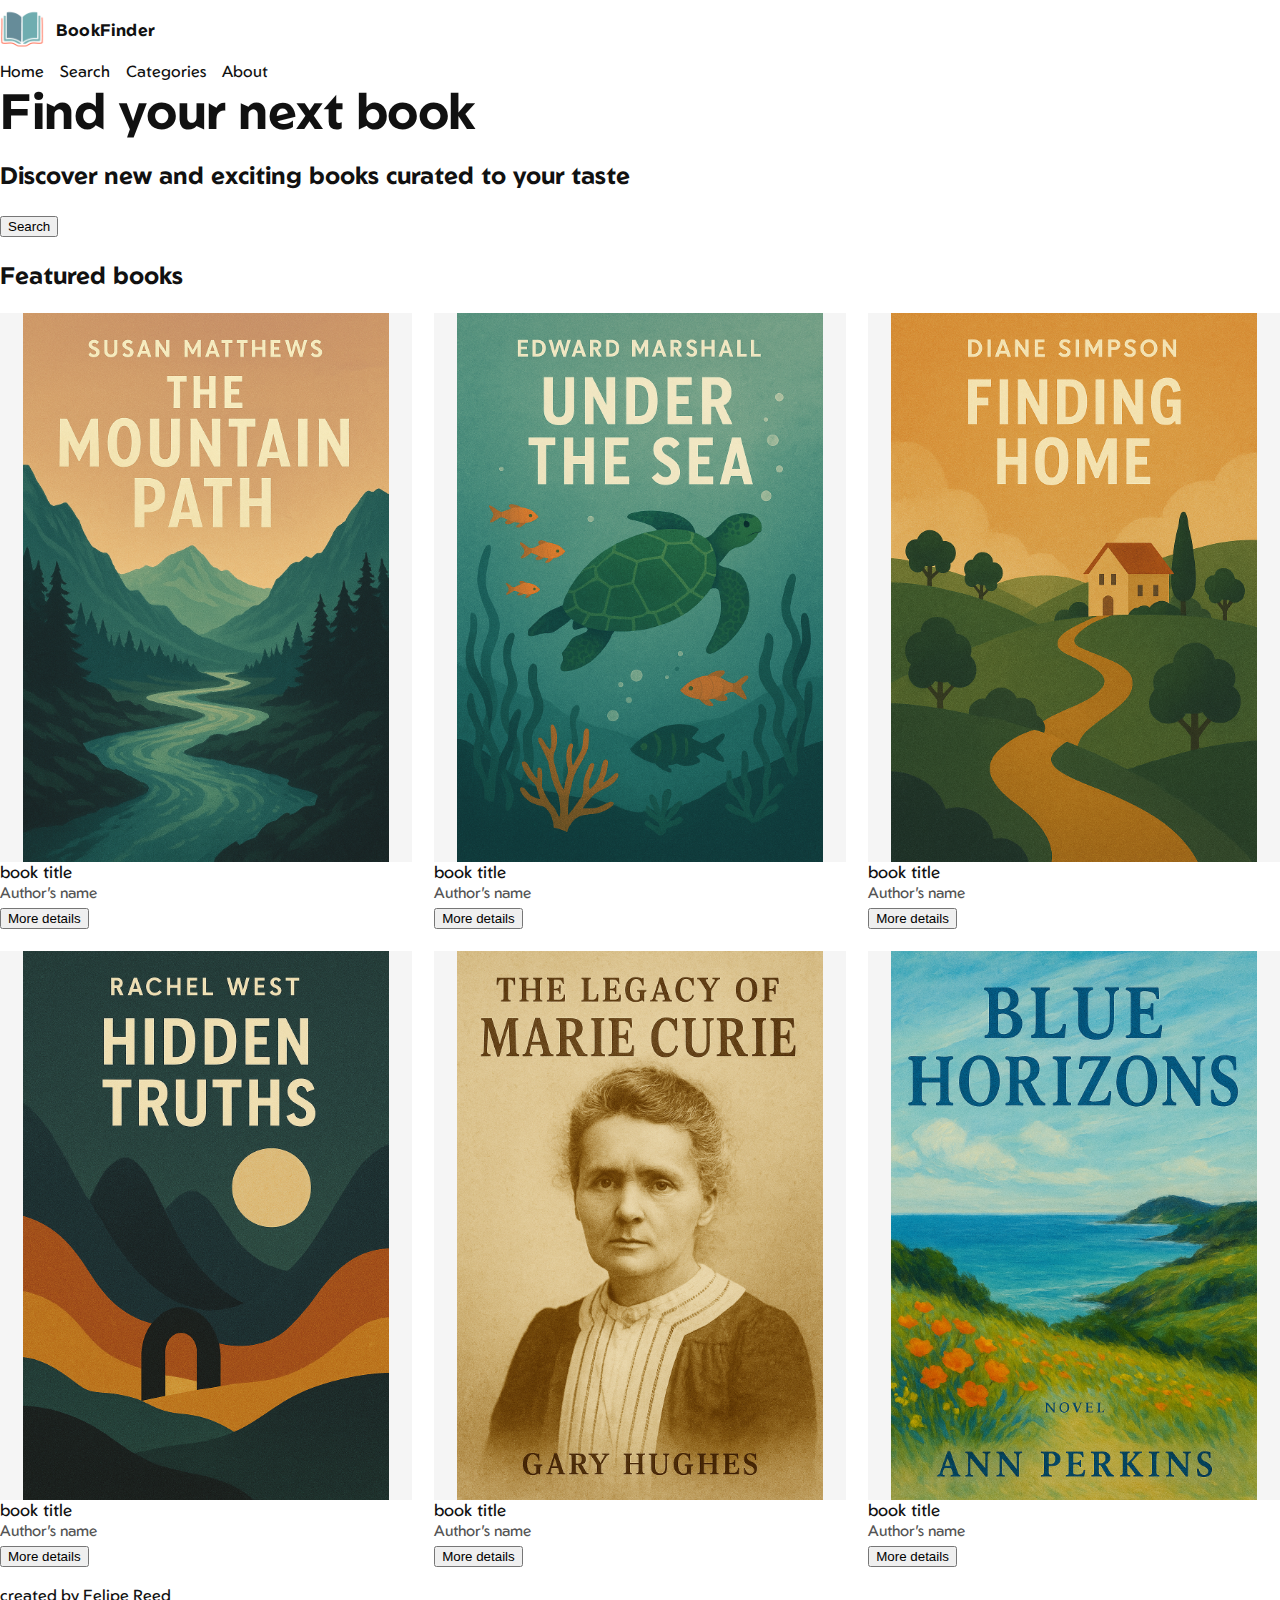
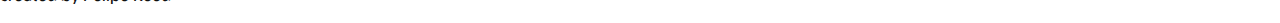
<file: index.html>
<!DOCTYPE html>
<html lang="en">

<head>
    <meta charset="UTF-8">
    <meta name="viewport" content="width=device-width, initial-scale=1.0">
    <title>Book Finder</title>
    <link rel="stylesheet" href="./resources/style.css">
    <link rel="preconnect" href="https://fonts.googleapis.com">
    <link rel="preconnect" href="https://fonts.gstatic.com" crossorigin>
    <link href="https://fonts.googleapis.com/css2?family=Geom:ital,wght@0,300..900;1,300..900&display=swap"
        rel="stylesheet">
</head>

<body>
    <header>
        <div class="logo-container">
            <img class="logo" src="./images/logo.png" alt="logo">
            <p class="app-name">BookFinder</p>
        </div>
        <div class="menu-container">
            <ul class="menu-items">
                <li>Home</li>
                <li>Search</li>
                <li>Categories</li>
                <li>About</li>
            </ul>
        </div>
    </header>
    <main class="main-containter">
        <h1>Find your next book</h1>
        <h2>Discover new and exciting books curated to your taste</h2>
        <button class="button">Search</button>
    </main>
    <section>
        <h2>Featured books</h2>
        <div class="book-container">
            <div>
                <img class="book-cover" src="./images/book1.png" alt="bookcover_1">
                <p class="book-title">book title</p>
                <p class="author">Author's name</p>
                <button class="button">More details</button>
            </div>
            <div>
                <img class="book-cover" src="./images/book2.png" alt="bookcover_2">
                <p class="book-title">book title</p>
                <p class="author">Author's name</p>
                <button class="button">More details</button>
            </div>
            <div>
                <img class="book-cover" src="./images/book3.png" alt="bookcover_3">
                <p class="book-title">book title</p>
                <p class="author">Author's name</p>
                <button class="button">More details</button>
            </div>
            <div>
                <img class="book-cover" src="./images/book4.png" alt="bookcover_4">
                <p class="book-title">book title</p>
                <p class="author">Author's name</p>
                <button class="button">More details</button>
            </div>
            <div>
                <img class="book-cover" src="./images/book5.png" alt="bookcover_5">
                <p class="book-title">book title</p>
                <p class="author">Author's name</p>
                <button class="button">More details</button>
            </div>
            <div>
                <img class="book-cover" src="./images/book6.png" alt="bookcover_6">
                <p class="book-title">book title</p>
                <p class="author">Author's name</p>
                <button class="button">More details</button>
            </div>
        </div>
    </section>
    <footer>
        <p>created by Felipe Reed</p>
    </footer>
</body>

</html>
</file>
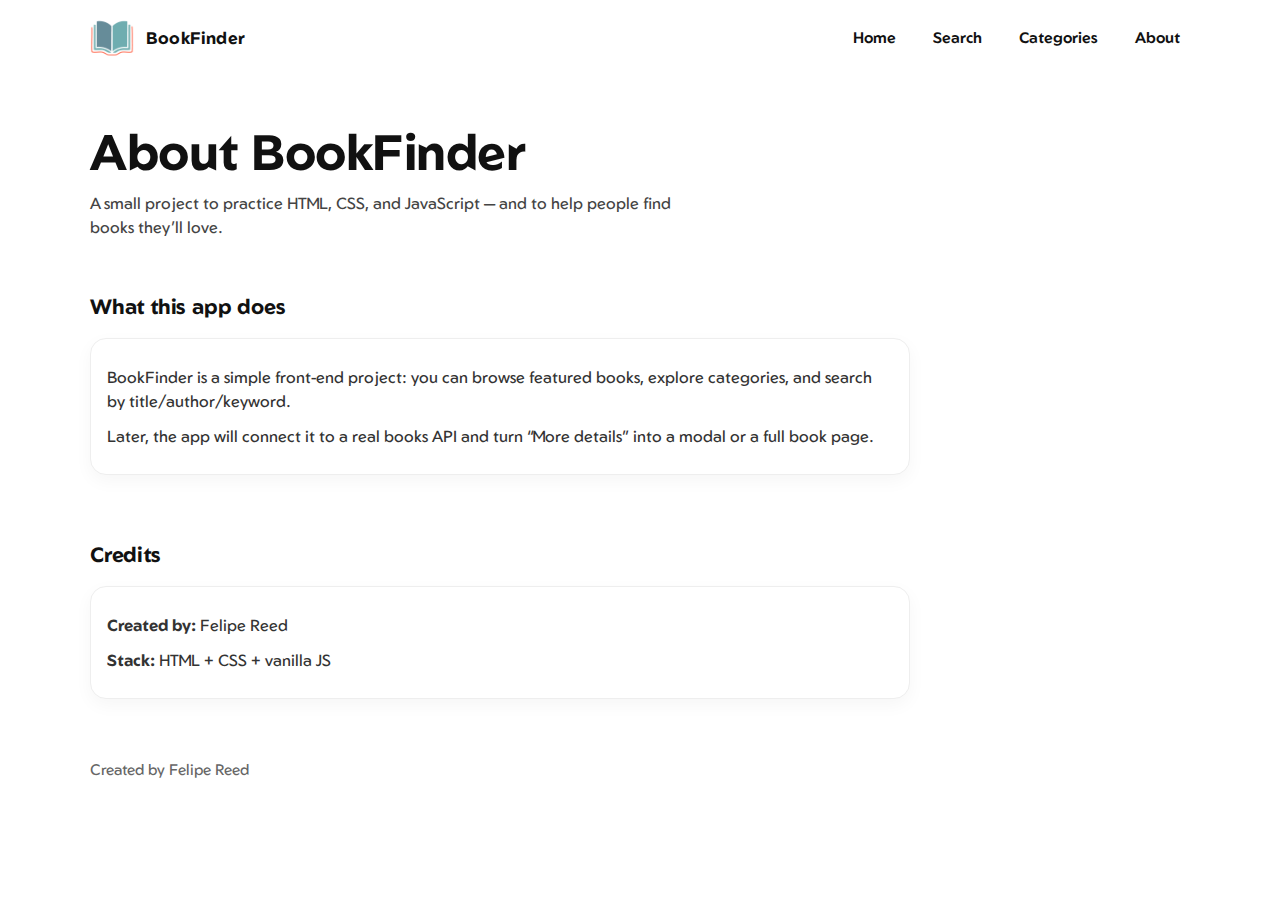
<file: about.html>
<!DOCTYPE html>
<html lang="en">

<head>
    <meta charset="UTF-8" />
    <meta name="viewport" content="width=device-width, initial-scale=1.0" />
    <title>About — Book Finder</title>

    <link rel="stylesheet" href="./resources/style.css" />
    <link rel="preconnect" href="https://fonts.googleapis.com" />
    <link rel="preconnect" href="https://fonts.gstatic.com" crossorigin />
    <link href="https://fonts.googleapis.com/css2?family=Geom:ital,wght@0,300..900;1,300..900&display=swap"
        rel="stylesheet" />
</head>

<body>
    <header class="site-header">
        <a class="logo-container" href="./index.html" aria-label="BookFinder home">
            <img class="logo" src="./images/logo.png" alt="BookFinder logo" />
            <span class="app-name">BookFinder</span>
        </a>

        <button class="menu-toggle" type="button" aria-label="Open menu" aria-controls="primary-navigation"
            aria-expanded="false">
            <span class="menu-toggle-bar"></span>
            <span class="menu-toggle-bar"></span>
            <span class="menu-toggle-bar"></span>
        </button>

        <nav class="menu-container" id="primary-navigation" aria-label="Primary navigation">
            <ul class="menu-items">
                <li><a href="./index.html">Home</a></li>
                <li><a href="./search.html">Search</a></li>
                <li><a href="./categories.html">Categories</a></li>
                <li><a href="./about.html" aria-current="page">About</a></li>
            </ul>
        </nav>
    </header>

    <main class="main-container">
        <section class="hero" aria-labelledby="about-title">
            <div class="main-container-text">
                <h1 id="about-title">About BookFinder</h1>
                <p class="hero-subtitle">
                    A small project to practice HTML, CSS, and JavaScript — and to help
                    people find books they’ll love.
                </p>
            </div>
        </section>

        <section class="section-container" aria-labelledby="mission-title">
            <h2 id="mission-title">What this app does</h2>

            <div class="about-card">
                <p class="about-text">
                    BookFinder is a simple front-end project: you can browse featured
                    books, explore categories, and search by title/author/keyword.
                </p>
                <p class="about-text">
                    Later, the app will connect it to a real books API and turn “More details”
                    into a modal or a full book page.
                </p>
            </div>
        </section>

        <section class="section-container" aria-labelledby="credits-title">
            <h2 id="credits-title">Credits</h2>

            <div class="about-card">
                <p class="about-text"><strong>Created by:</strong> Felipe Reed</p>
                <p class="about-text">
                    <strong>Stack:</strong> HTML + CSS + vanilla JS
                </p>
            </div>
        </section>
    </main>

    <footer class="site-footer">
        <div class="footer-container">
            <p>Created by Felipe Reed</p>
        </div>
    </footer>

    <script src="./resources/script.js"></script>
</body>

</html>
</file>
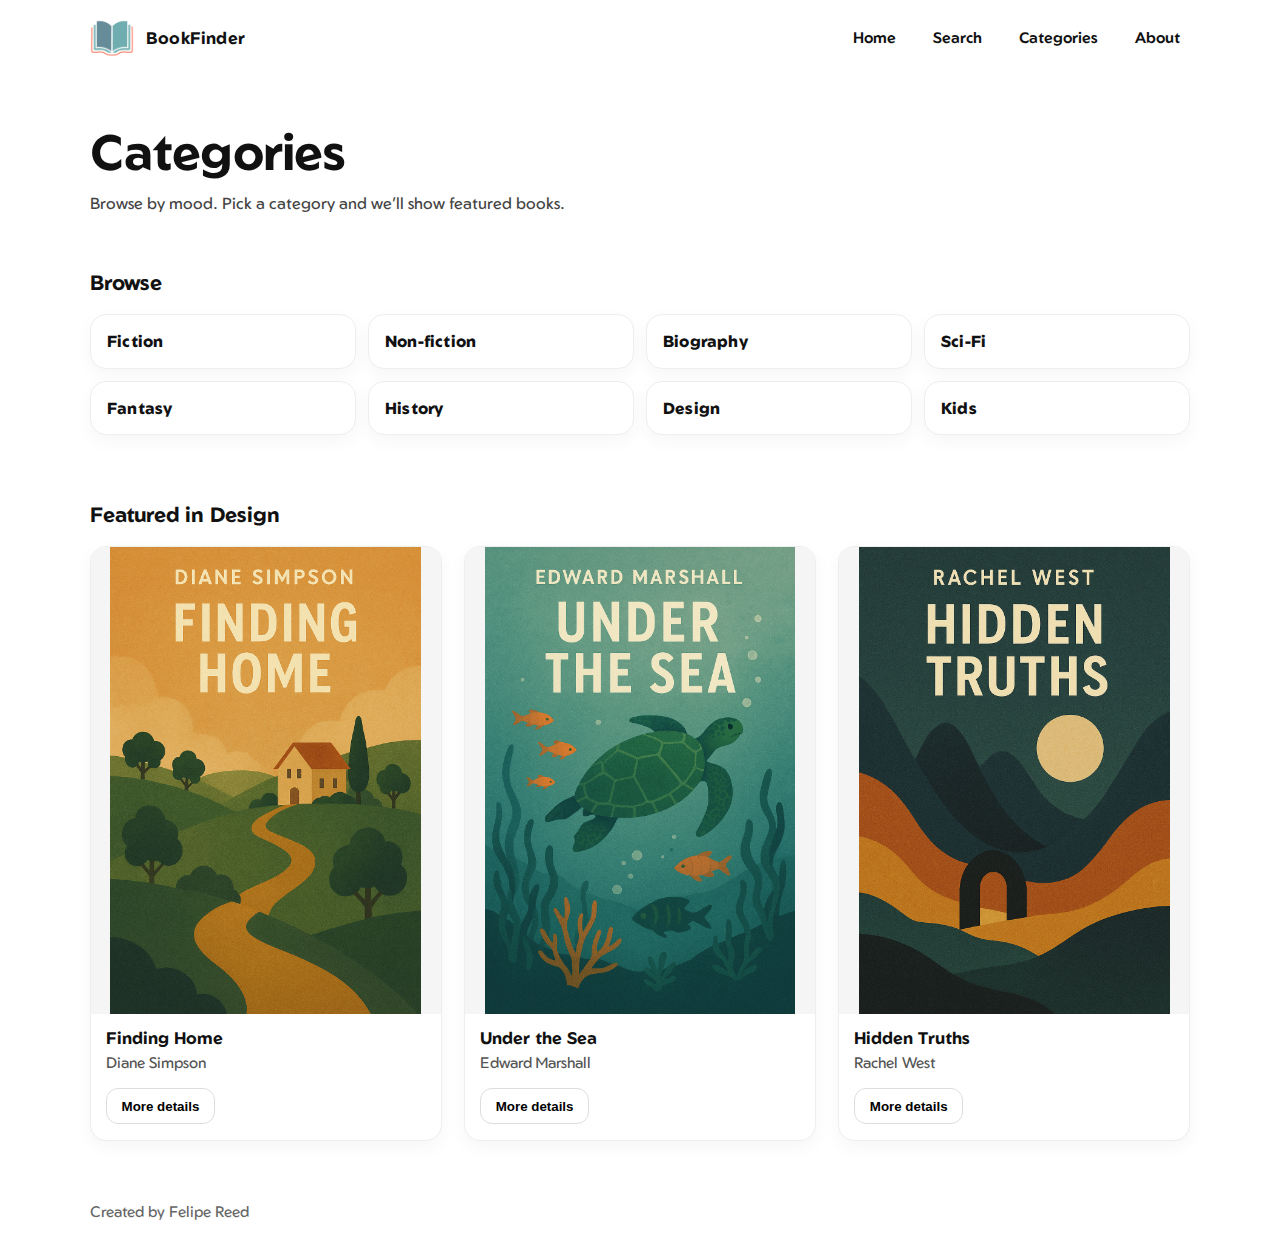
<file: categories.html>
<!DOCTYPE html>
<html lang="en">

<head>
    <meta charset="UTF-8" />
    <meta name="viewport" content="width=device-width, initial-scale=1.0" />
    <title>Categories — Book Finder</title>

    <link rel="stylesheet" href="./resources/style.css" />
    <link rel="preconnect" href="https://fonts.googleapis.com" />
    <link rel="preconnect" href="https://fonts.gstatic.com" crossorigin />
    <link href="https://fonts.googleapis.com/css2?family=Geom:ital,wght@0,300..900;1,300..900&display=swap"
        rel="stylesheet" />
</head>

<body>
    <header class="site-header">
        <a class="logo-container" href="./index.html" aria-label="BookFinder home">
            <img class="logo" src="./images/logo.png" alt="BookFinder logo" />
            <span class="app-name">BookFinder</span>
        </a>

        <button class="menu-toggle" type="button" aria-label="Open menu" aria-controls="primary-navigation"
            aria-expanded="false">
            <span class="menu-toggle-bar"></span>
            <span class="menu-toggle-bar"></span>
            <span class="menu-toggle-bar"></span>
        </button>

        <nav class="menu-container" id="primary-navigation" aria-label="Primary navigation">
            <ul class="menu-items">
                <li><a href="./index.html">Home</a></li>
                <li><a href="./search.html">Search</a></li>
                <li><a href="./categories.html" aria-current="page">Categories</a></li>
                <li><a href="./about.html">About</a></li>
            </ul>
        </nav>
    </header>

    <main class="main-container">
        <section class="hero" aria-labelledby="categories-title">
            <div class="main-container-text">
                <h1 id="categories-title">Categories</h1>
                <p class="hero-subtitle">
                    Browse by mood. Pick a category and we’ll show featured books.
                </p>
            </div>
        </section>

        <section class="section-container" aria-labelledby="category-list-title">
            <h2 id="category-list-title">Browse</h2>

            <div class="category-grid">
                <a class="category-card" href="./search.html?category=fiction">
                    Fiction
                </a>
                <a class="category-card" href="./search.html?category=nonfiction">
                    Non-fiction
                </a>
                <a class="category-card" href="./search.html?category=biography">
                    Biography
                </a>
                <a class="category-card" href="./search.html?category=scifi">
                    Sci-Fi
                </a>
                <a class="category-card" href="./search.html?category=fantasy">
                    Fantasy
                </a>
                <a class="category-card" href="./search.html?category=history">
                    History
                </a>
                <a class="category-card" href="./search.html?category=design">
                    Design
                </a>
                <a class="category-card" href="./search.html?category=kids">
                    Kids
                </a>
            </div>
        </section>

        <section class="section-container" aria-labelledby="category-featured-title">
            <h2 id="category-featured-title">Featured in Design</h2>

            <div class="book-container">
                <article class="book-card">
                    <img class="book-cover" src="./images/book3.png" alt="Cover of Finding Home by Diane Simpson" />
                    <div class="book-info">
                        <h3 class="book-title">Finding Home</h3>
                        <p class="author">Diane Simpson</p>
                        <button class="more-details-button" type="button">
                            More details
                        </button>
                    </div>
                </article>

                <article class="book-card">
                    <img class="book-cover" src="./images/book2.png" alt="Cover of Under the Sea by Edward Marshall" />
                    <div class="book-info">
                        <h3 class="book-title">Under the Sea</h3>
                        <p class="author">Edward Marshall</p>
                        <button class="more-details-button" type="button">
                            More details
                        </button>
                    </div>
                </article>

                <article class="book-card">
                    <img class="book-cover" src="./images/book4.png" alt="Cover of Hidden Truths by Rachel West" />
                    <div class="book-info">
                        <h3 class="book-title">Hidden Truths</h3>
                        <p class="author">Rachel West</p>
                        <button class="more-details-button" type="button">
                            More details
                        </button>
                    </div>
                </article>
            </div>
        </section>
    </main>

    <footer class="site-footer">
        <div class="footer-container">
            <p>Created by Felipe Reed</p>
        </div>
    </footer>

    <script src="./resources/script.js"></script>
</body>

</html>
</file>
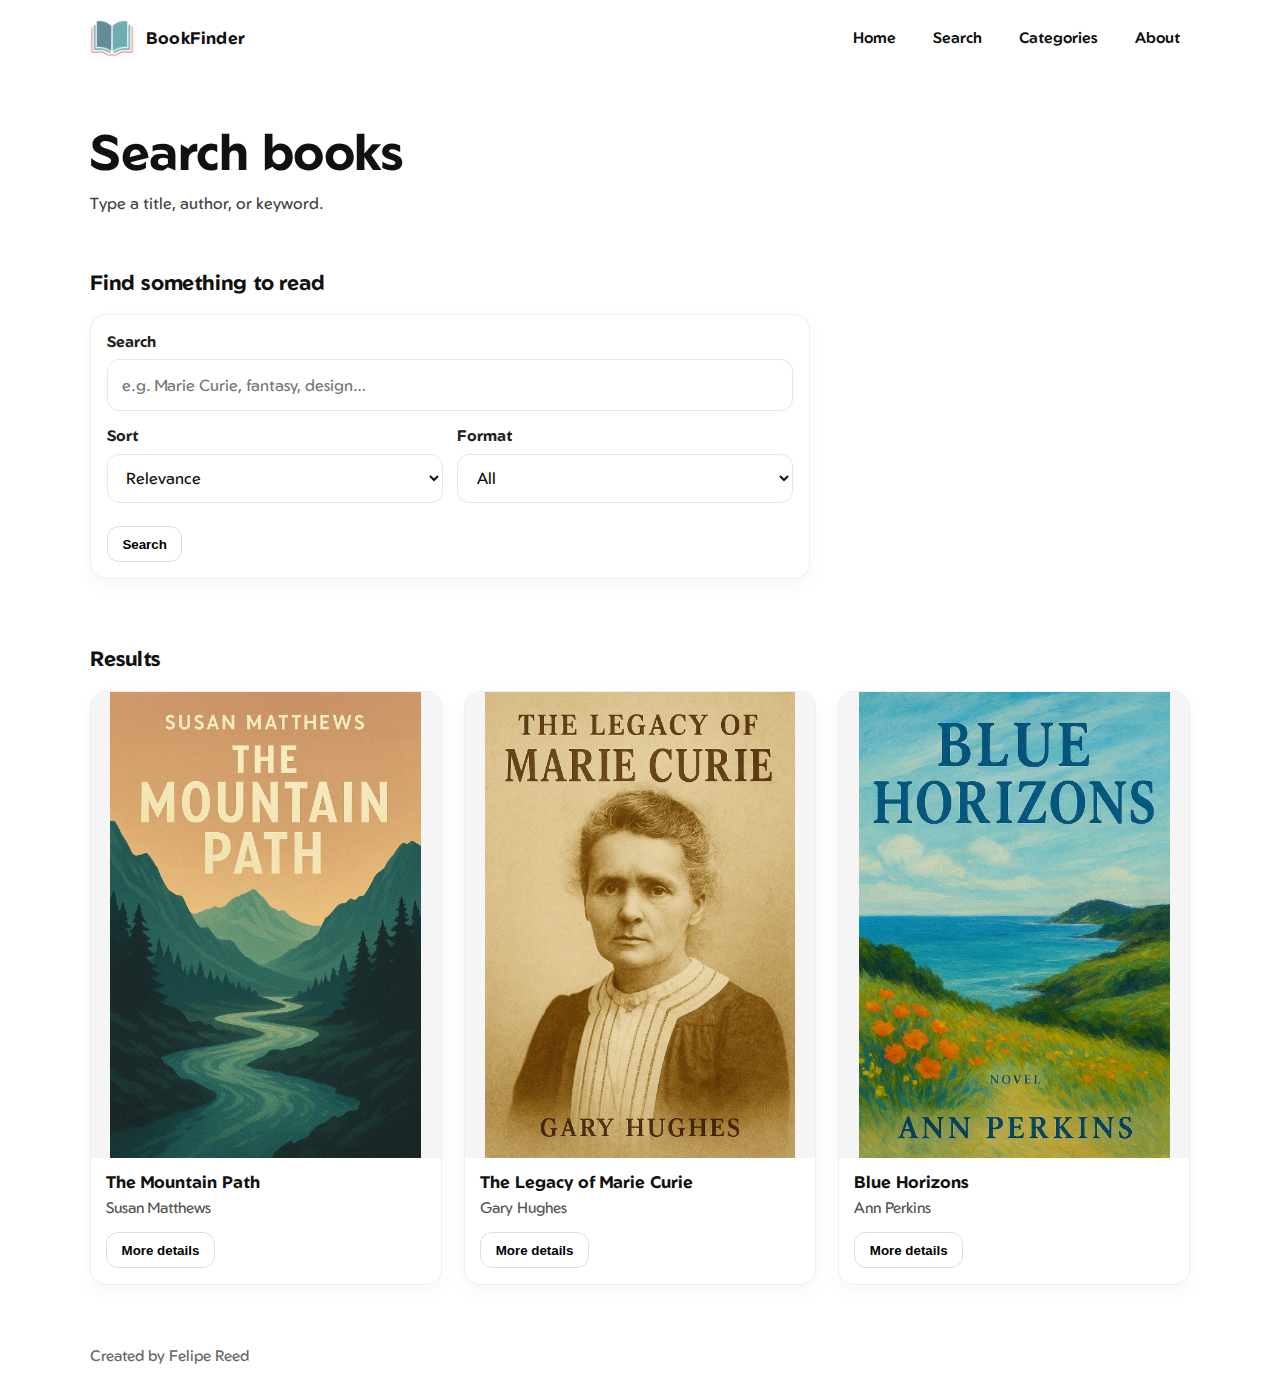
<file: search.html>
<!DOCTYPE html>
<html lang="en">

<head>
    <meta charset="UTF-8" />
    <meta name="viewport" content="width=device-width, initial-scale=1.0" />
    <title>Search — Book Finder</title>

    <link rel="stylesheet" href="./resources/style.css" />
    <link rel="preconnect" href="https://fonts.googleapis.com" />
    <link rel="preconnect" href="https://fonts.gstatic.com" crossorigin />
    <link href="https://fonts.googleapis.com/css2?family=Geom:ital,wght@0,300..900;1,300..900&display=swap"
        rel="stylesheet" />
</head>

<body>
    <header class="site-header">
        <a class="logo-container" href="./index.html" aria-label="BookFinder home">
            <img class="logo" src="./images/logo.png" alt="BookFinder logo" />
            <span class="app-name">BookFinder</span>
        </a>

        <button class="menu-toggle" type="button" aria-label="Open menu" aria-controls="primary-navigation"
            aria-expanded="false">
            <span class="menu-toggle-bar"></span>
            <span class="menu-toggle-bar"></span>
            <span class="menu-toggle-bar"></span>
        </button>

        <nav class="menu-container" id="primary-navigation" aria-label="Primary navigation">
            <ul class="menu-items">
                <li><a href="./index.html">Home</a></li>
                <li><a href="./search.html" aria-current="page">Search</a></li>
                <li><a href="./categories.html">Categories</a></li>
                <li><a href="./about.html">About</a></li>
            </ul>
        </nav>
    </header>

    <main class="main-container">
        <section class="hero" aria-labelledby="search-title">
            <div class="main-container-text">
                <h1 id="search-title">Search books</h1>
                <p class="hero-subtitle">
                    Type a title, author, or keyword.
                </p>
            </div>
        </section>

        <section class="section-container" aria-labelledby="search-form-title">
            <h2 id="search-form-title">Find something to read</h2>

            <form class="search-form" action="#" method="get">
                <label class="field">
                    <span class="field-label">Search</span>
                    <input class="input" type="text" name="q" placeholder="e.g. Marie Curie, fantasy, design…"
                        autocomplete="off" />
                </label>

                <div class="search-form-row">
                    <label class="field">
                        <span class="field-label">Sort</span>
                        <select class="select" name="sort">
                            <option value="relevance">Relevance</option>
                            <option value="newest">Newest</option>
                            <option value="rating">Top rated</option>
                        </select>
                    </label>

                    <label class="field">
                        <span class="field-label">Format</span>
                        <select class="select" name="format">
                            <option value="all">All</option>
                            <option value="ebook">eBook</option>
                            <option value="paperback">Paperback</option>
                            <option value="audiobook">Audiobook</option>
                        </select>
                    </label>
                </div>

                <button class="more-details-button" type="submit">Search</button>
            </form>
        </section>

        <section class="section-container" aria-labelledby="results-title">
            <h2 id="results-title">Results</h2>

            <div class="book-container">
                <article class="book-card">
                    <img class="book-cover" src="./images/book1.png"
                        alt="Cover of The Mountain Path by Susan Matthews" />
                    <div class="book-info">
                        <h3 class="book-title">The Mountain Path</h3>
                        <p class="author">Susan Matthews</p>
                        <button class="more-details-button" type="button">
                            More details
                        </button>
                    </div>
                </article>

                <article class="book-card">
                    <img class="book-cover" src="./images/book5.png"
                        alt="Cover of The Legacy of Marie Curie by Gary Hughes" />
                    <div class="book-info">
                        <h3 class="book-title">The Legacy of Marie Curie</h3>
                        <p class="author">Gary Hughes</p>
                        <button class="more-details-button" type="button">
                            More details
                        </button>
                    </div>
                </article>

                <article class="book-card">
                    <img class="book-cover" src="./images/book6.png" alt="Cover of Blue Horizons by Ann Perkins" />
                    <div class="book-info">
                        <h3 class="book-title">Blue Horizons</h3>
                        <p class="author">Ann Perkins</p>
                        <button class="more-details-button" type="button">
                            More details
                        </button>
                    </div>
                </article>
            </div>
        </section>
    </main>

    <footer class="site-footer">
        <div class="footer-container">
            <p>Created by Felipe Reed</p>
        </div>
    </footer>

    <script src="./resources/script.js"></script>
</body>

</html>
</file>
<file: resources/style.css>
*,
*::before,
*::after {
    box-sizing: border-box;
}

html {
    font-family: "Geom", system-ui, -apple-system, Segoe UI, Roboto, Arial,
        sans-serif;
}

body {
    margin: 0;
    line-height: 1.5;
    color: #111;
    background: #fff;
}

img {
    max-width: 100%;
    display: block;
}

a {
    color: inherit;
    text-decoration: none;
}

ul {
    margin: 0;
    padding: 0;
    list-style: none;
}

/* 2) Layout helpers */
.site-header,
.main-container,
.site-footer {
    width: min(1100px, 100% - 2rem);
    margin-inline: auto;
}

/* 3) Header */
.site-header {
    position: relative;
    /* anchors the mobile dropdown */
    display: flex;
    align-items: center;
    justify-content: space-between;
    padding-block: 1rem;
    gap: 1rem;
}

.logo-container {
    display: inline-flex;
    align-items: center;
    gap: 0.75rem;
}

.logo {
    width: 44px;
    height: 44px;
    object-fit: contain;
}

.app-name {
    font-weight: 700;
    letter-spacing: 0.2px;
    font-size: 1.05rem;
}

/* 3.1) Hamburger button (mobile) */
.menu-toggle {
    display: inline-flex;
    flex-direction: column;
    justify-content: center;
    gap: 6px;
    width: 44px;
    height: 44px;
    border: 1px solid #e5e7eb;
    background: #fff;
    border-radius: 12px;
    cursor: pointer;
}

.menu-toggle-bar {
    width: 22px;
    height: 2px;
    background: #111;
    border-radius: 2px;
    transition: transform 220ms ease, opacity 220ms ease;
}

/* Turn hamburger into X when open */
.menu-toggle.is-open .menu-toggle-bar:nth-child(1) {
    transform: translateY(8px) rotate(45deg);
}

.menu-toggle.is-open .menu-toggle-bar:nth-child(2) {
    opacity: 0;
}

.menu-toggle.is-open .menu-toggle-bar:nth-child(3) {
    transform: translateY(-8px) rotate(-45deg);
}

/* 3.2) Mobile nav (animated dropdown) */
.menu-container {
    position: absolute;
    top: 72px;
    /* below header */
    left: 1rem;
    right: 1rem;

    background: #fff;
    border: 1px solid #eee;
    border-radius: 16px;
    box-shadow: 0 16px 36px rgba(0, 0, 0, 0.08);
    padding: 0.75rem;
    z-index: 1000;

    /* animation setup */
    max-height: 0;
    overflow: hidden;
    opacity: 0;
    transform: translateY(-8px);
    pointer-events: none;

    transition: max-height 280ms ease, opacity 220ms ease, transform 220ms ease;
}

.menu-container.is-open {
    max-height: 320px;
    /* enough for your links */
    opacity: 1;
    transform: translateY(0);
    pointer-events: auto;
}

.menu-items {
    display: grid;
    gap: 0.25rem;
}

.menu-container a {
    display: block;
    padding: 0.75rem 0.85rem;
    border-radius: 12px;
    font-weight: 700;
}

.menu-container a:hover {
    background: #f3f4f6;
}

/* 4) Hero */
.hero {
    padding-block: 2.25rem 1.25rem;
}

.main-container-text {
    display: flex;
    flex-direction: column;
    gap: 0.75rem;
}

#hero-title,
h1 {
    margin: 0;
    font-size: 2rem;
    line-height: 1.1;
    letter-spacing: -0.5px;
}

.hero-subtitle {
    margin: 0;
    color: #444;
    max-width: 60ch;
}

.search-button {
    display: inline-flex;
    align-items: center;
    justify-content: center;
    width: fit-content;
    padding: 0.75rem 1.1rem;
    border-radius: 12px;
    background: #111;
    color: #fff;
    font-weight: 700;
    letter-spacing: 0.2px;
    margin-top: 0.25rem;
}

.search-button:hover {
    opacity: 0.92;
}

/* 5) Sections */
.section-container {
    padding-block: 1.5rem 2.5rem;
}

.section-container h2 {
    margin: 0 0 1rem 0;
    font-size: 1.3rem;
    letter-spacing: -0.2px;
}

/* 6) Book grid (mobile: 1 column) */
.book-container {
    display: grid;
    grid-template-columns: 1fr;
    gap: 1rem;
}

.book-card {
    border: 1px solid #eee;
    border-radius: 16px;
    overflow: hidden;
    background: #fff;
    box-shadow: 0 6px 18px rgba(0, 0, 0, 0.04);
}

/* Show 100% of the cover (no cropping) */
.book-cover {
    width: 100%;
    aspect-ratio: 3 / 4;
    object-fit: contain;
    background: #f5f5f5;
}

.book-info {
    padding: 0.9rem 0.95rem 1rem;
    display: grid;
    gap: 0.25rem;
}

.book-title {
    margin: 0;
    font-size: 1.05rem;
    line-height: 1.2;
}

.author {
    margin: 0;
    color: #555;
    font-size: 0.95rem;
}

.more-details-button {
    margin-top: 0.55rem;
    width: fit-content;
    padding: 0.6rem 0.9rem;
    border-radius: 12px;
    border: 1px solid #ddd;
    background: #fff;
    font-weight: 700;
    cursor: pointer;
}

.more-details-button:hover {
    background: #f3f4f6;
}

/* -----------------------------
   EXTRA CSS — Search page
   ----------------------------- */
.search-form {
    border: 1px solid #eee;
    border-radius: 16px;
    padding: 1rem;
    background: #fff;
    box-shadow: 0 6px 18px rgba(0, 0, 0, 0.04);
    display: grid;
    gap: 0.9rem;
    max-width: 720px;
}

.field {
    display: grid;
    gap: 0.35rem;
}

.field-label {
    font-size: 0.95rem;
    font-weight: 700;
    color: #222;
}

.input,
.select {
    width: 100%;
    padding: 0.8rem 0.9rem;
    border-radius: 12px;
    border: 1px solid #e5e7eb;
    font: inherit;
    background: #fff;
    color: #111;
    outline: none;
}

.input::placeholder {
    color: #777;
}

.input:focus,
.select:focus {
    border-color: #c7c7c7;
}

.search-form-row {
    display: grid;
    gap: 0.9rem;
}

/* -----------------------------
   EXTRA CSS — Categories page
   ----------------------------- */
.category-grid {
    display: grid;
    grid-template-columns: 1fr;
    gap: 0.75rem;
}

.category-card {
    display: flex;
    align-items: center;
    justify-content: space-between;
    padding: 0.9rem 1rem;
    border-radius: 16px;
    border: 1px solid #eee;
    background: #fff;
    box-shadow: 0 6px 18px rgba(0, 0, 0, 0.04);
    font-weight: 800;
    letter-spacing: 0.2px;
}

.category-card:hover {
    background: #f3f4f6;
}

/* -----------------------------
   EXTRA CSS — About page
   ----------------------------- */
.about-card {
    border: 1px solid #eee;
    border-radius: 16px;
    padding: 1rem;
    background: #fff;
    box-shadow: 0 6px 18px rgba(0, 0, 0, 0.04);
    max-width: 820px;
}

.about-text {
    margin: 0.65rem 0;
    color: #333;
}

/* 7) Footer */
.site-footer {
    padding-block: 1.25rem 2rem;
}

.footer-container p {
    margin: 0;
    color: #666;
    font-size: 0.95rem;
}

/* -----------------------------
   Media Queries
   ----------------------------- */

/* Small tablets and up */
@media (min-width: 600px) {

    h1,
    #hero-title {
        font-size: 2.4rem;
    }

    .book-container {
        grid-template-columns: repeat(2, 1fr);
    }

    .search-form-row {
        grid-template-columns: repeat(2, 1fr);
    }

    .category-grid {
        grid-template-columns: repeat(2, 1fr);
    }
}

/* Tablets / small laptops */
@media (min-width: 900px) {

    /* Hide hamburger, show normal nav */
    .menu-toggle {
        display: none;
    }

    .menu-container {
        position: static;
        left: auto;
        right: auto;
        top: auto;
        padding: 0;
        border: 0;
        box-shadow: none;
        background: transparent;

        max-height: none;
        opacity: 1;
        transform: none;
        overflow: visible;
        pointer-events: auto;
    }

    .menu-items {
        display: flex;
        gap: 1rem;
        align-items: center;
    }

    .menu-container a {
        padding: 0.5rem 0.65rem;
        font-weight: 600;
        font-size: 0.95rem;
    }

    .menu-container a:hover {
        background: #f3f4f6;
    }

    .hero {
        padding-block: 3rem 1.75rem;
    }

    h1,
    #hero-title {
        font-size: 2.8rem;
    }

    .book-container {
        grid-template-columns: repeat(3, 1fr);
        gap: 1.25rem;
    }

    .category-grid {
        grid-template-columns: repeat(3, 1fr);
    }
}

/* Large screens */
@media (min-width: 1200px) {

    h1,
    #hero-title {
        font-size: 3.1rem;
    }

    .book-container {
        gap: 1.4rem;
    }

    .category-grid {
        grid-template-columns: repeat(4, 1fr);
    }
}

/* Respect reduced motion */
@media (prefers-reduced-motion: reduce) {

    .menu-container,
    .menu-toggle-bar {
        transition: none;
    }
}
</file>
